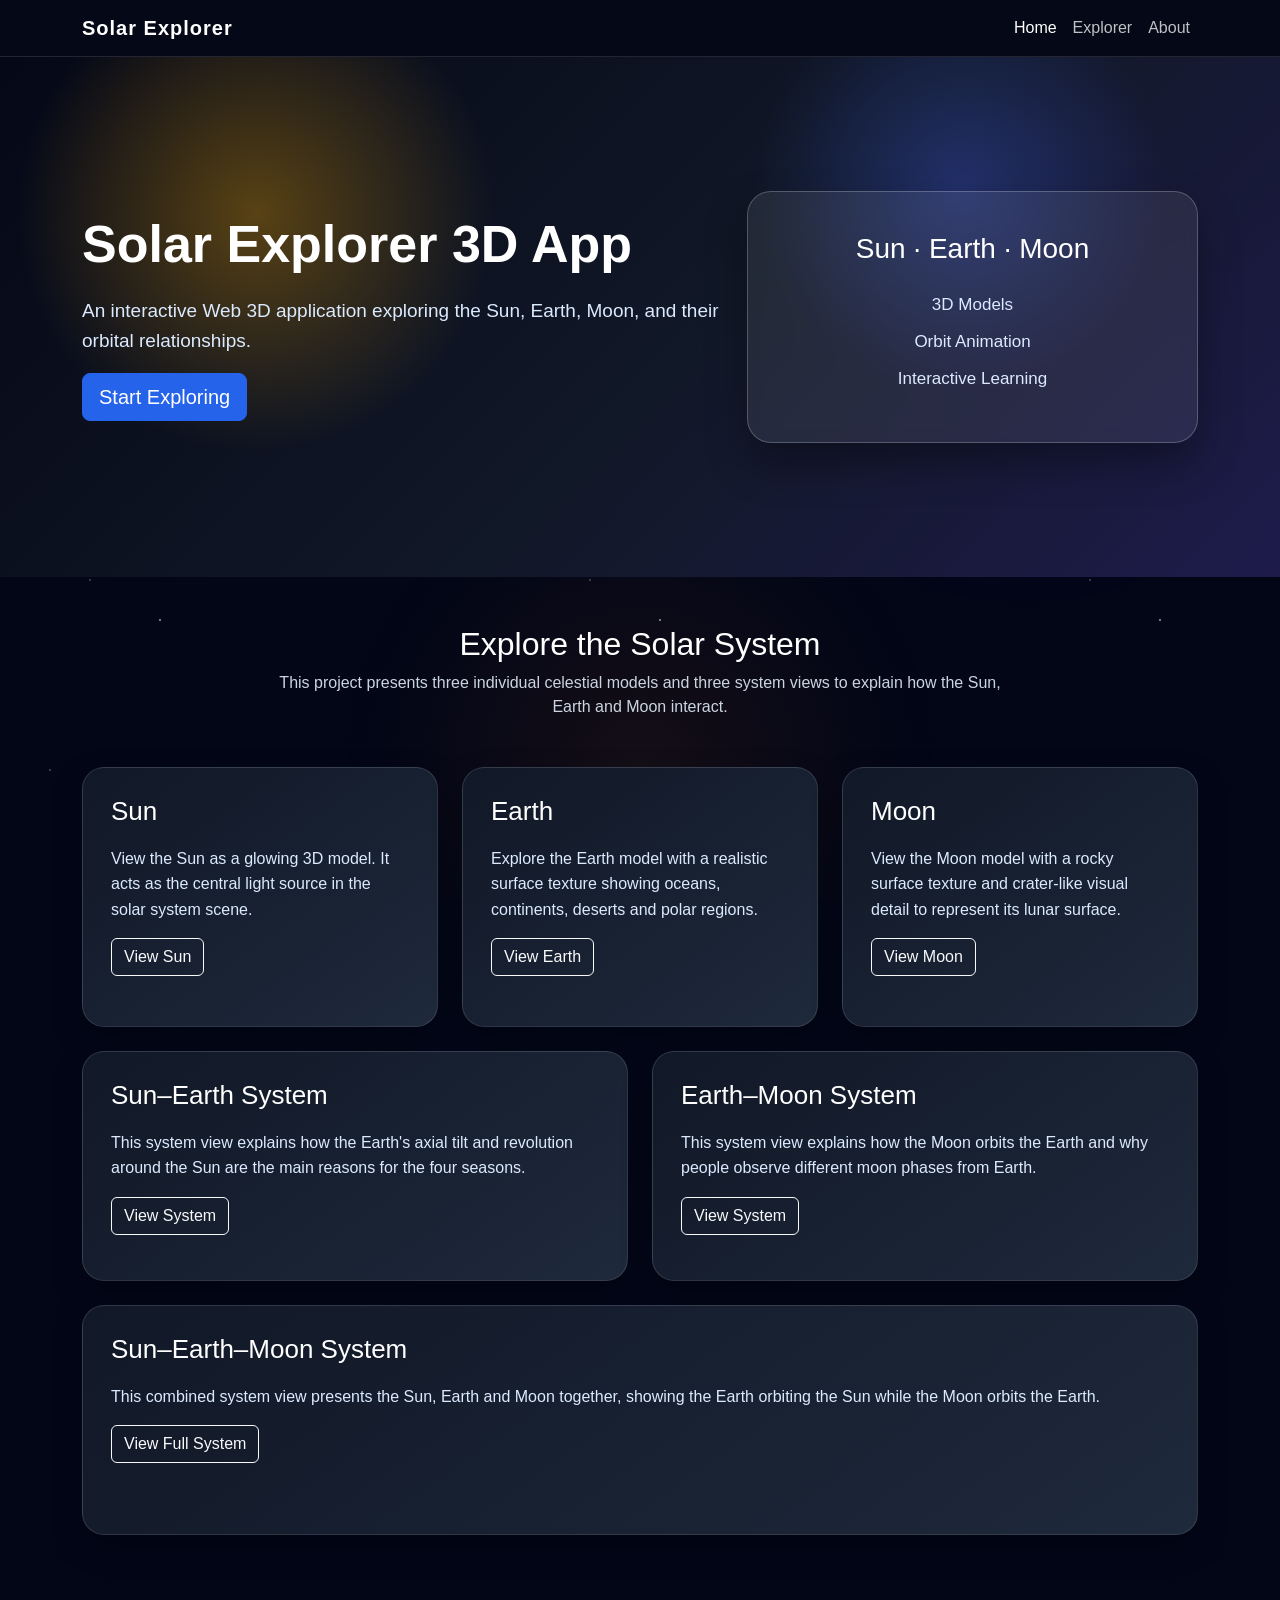
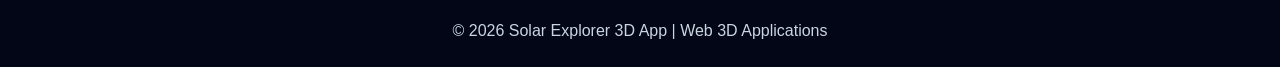
<file: solar_explorer_3d_app/index.html>
<!doctype html>
<html lang="en">
<head>
  <meta charset="utf-8">
  <meta name="viewport" content="width=device-width, initial-scale=1">
  <title>Solar Explorer 3D App</title>

  <link href="https://cdn.jsdelivr.net/npm/bootstrap@5.3.3/dist/css/bootstrap.min.css" rel="stylesheet">
  <link rel="stylesheet" href="css/style.css">
</head>

<body>

  <nav class="navbar navbar-expand-lg navbar-dark solar-navbar sticky-top">
    <div class="container">
      <a class="navbar-brand" href="index.html">Solar Explorer</a>

      <button class="navbar-toggler" type="button" data-bs-toggle="collapse" data-bs-target="#mainNavbar">
        <span class="navbar-toggler-icon"></span>
      </button>

      <div class="collapse navbar-collapse" id="mainNavbar">
        <ul class="navbar-nav ms-auto">
          <li class="nav-item">
            <a class="nav-link active" href="index.html">Home</a>
          </li>

          <li class="nav-item">
            <a class="nav-link" href="explorer.html?view=sun">Explorer</a>
          </li>

          <li class="nav-item">
            <a class="nav-link" href="about.html">About</a>
          </li>
        </ul>
      </div>
    </div>
  </nav>

  <header class="hero-section">
    <div class="container">
      <div class="row align-items-center">
        <div class="col-md-7">
          <h1>Solar Explorer 3D App</h1>
          <p>
            An interactive Web 3D application exploring the Sun, Earth, Moon,
            and their orbital relationships.
          </p>
          <a href="explorer.html?view=sun" class="btn btn-primary btn-lg">Start Exploring</a>
        </div>

        <div class="col-md-5">
          <div class="hero-card">
            <h2>Sun · Earth · Moon</h2>
            <p>3D Models</p>
            <p>Orbit Animation</p>
            <p>Interactive Learning</p>
          </div>
        </div>
      </div>
    </div>
  </header>

  <main class="container my-5">

    <div class="text-center mb-5">
      <h2>Explore the Solar System</h2>
      <p class="section-intro">
        This project presents three individual celestial models and three system views
        to explain how the Sun, Earth and Moon interact.
      </p>
    </div>

    <div class="row g-4">

      <div class="col-md-4">
        <div class="card feature-card">
          <div class="card-body">
            <h3>Sun</h3>
            <p>
              View the Sun as a glowing 3D model. It acts as the central light source
              in the solar system scene.
            </p>
            <a href="explorer.html?view=sun" class="btn btn-outline-light">View Sun</a>
          </div>
        </div>
      </div>

      <div class="col-md-4">
        <div class="card feature-card">
          <div class="card-body">
            <h3>Earth</h3>
            <p>
              Explore the Earth model with a realistic surface texture showing oceans,
              continents, deserts and polar regions.
            </p>
            <a href="explorer.html?view=earth" class="btn btn-outline-light">View Earth</a>
          </div>
        </div>
      </div>

      <div class="col-md-4">
        <div class="card feature-card">
          <div class="card-body">
            <h3>Moon</h3>
            <p>
              View the Moon model with a rocky surface texture and crater-like visual
              detail to represent its lunar surface.
            </p>
            <a href="explorer.html?view=moon" class="btn btn-outline-light">View Moon</a>
          </div>
        </div>
      </div>

      <div class="col-md-6">
        <div class="card feature-card large-card">
          <div class="card-body">
            <h3>Sun–Earth System</h3>
            <p>
              This system view explains how the Earth's axial tilt and revolution
              around the Sun are the main reasons for the four seasons.
            </p>
            <a href="explorer.html?view=sunEarth" class="btn btn-outline-light">View System</a>
          </div>
        </div>
      </div>

      <div class="col-md-6">
        <div class="card feature-card large-card">
          <div class="card-body">
            <h3>Earth–Moon System</h3>
            <p>
              This system view explains how the Moon orbits the Earth and why people
              observe different moon phases from Earth.
            </p>
            <a href="explorer.html?view=earthMoon" class="btn btn-outline-light">View System</a>
          </div>
        </div>
      </div>

      <div class="col-md-12">
        <div class="card feature-card large-card">
          <div class="card-body">
            <h3>Sun–Earth–Moon System</h3>
            <p>
              This combined system view presents the Sun, Earth and Moon together,
              showing the Earth orbiting the Sun while the Moon orbits the Earth.
            </p>
            <a href="explorer.html?view=fullSystem" class="btn btn-outline-light">View Full System</a>
          </div>
        </div>
      </div>

    </div>
  </main>

  <footer class="footer text-center">
    <p>© 2026 Solar Explorer 3D App | Web 3D Applications</p>
  </footer>

  <script src="https://cdn.jsdelivr.net/npm/bootstrap@5.3.3/dist/js/bootstrap.bundle.min.js"></script>

</body>
</html>
</file>
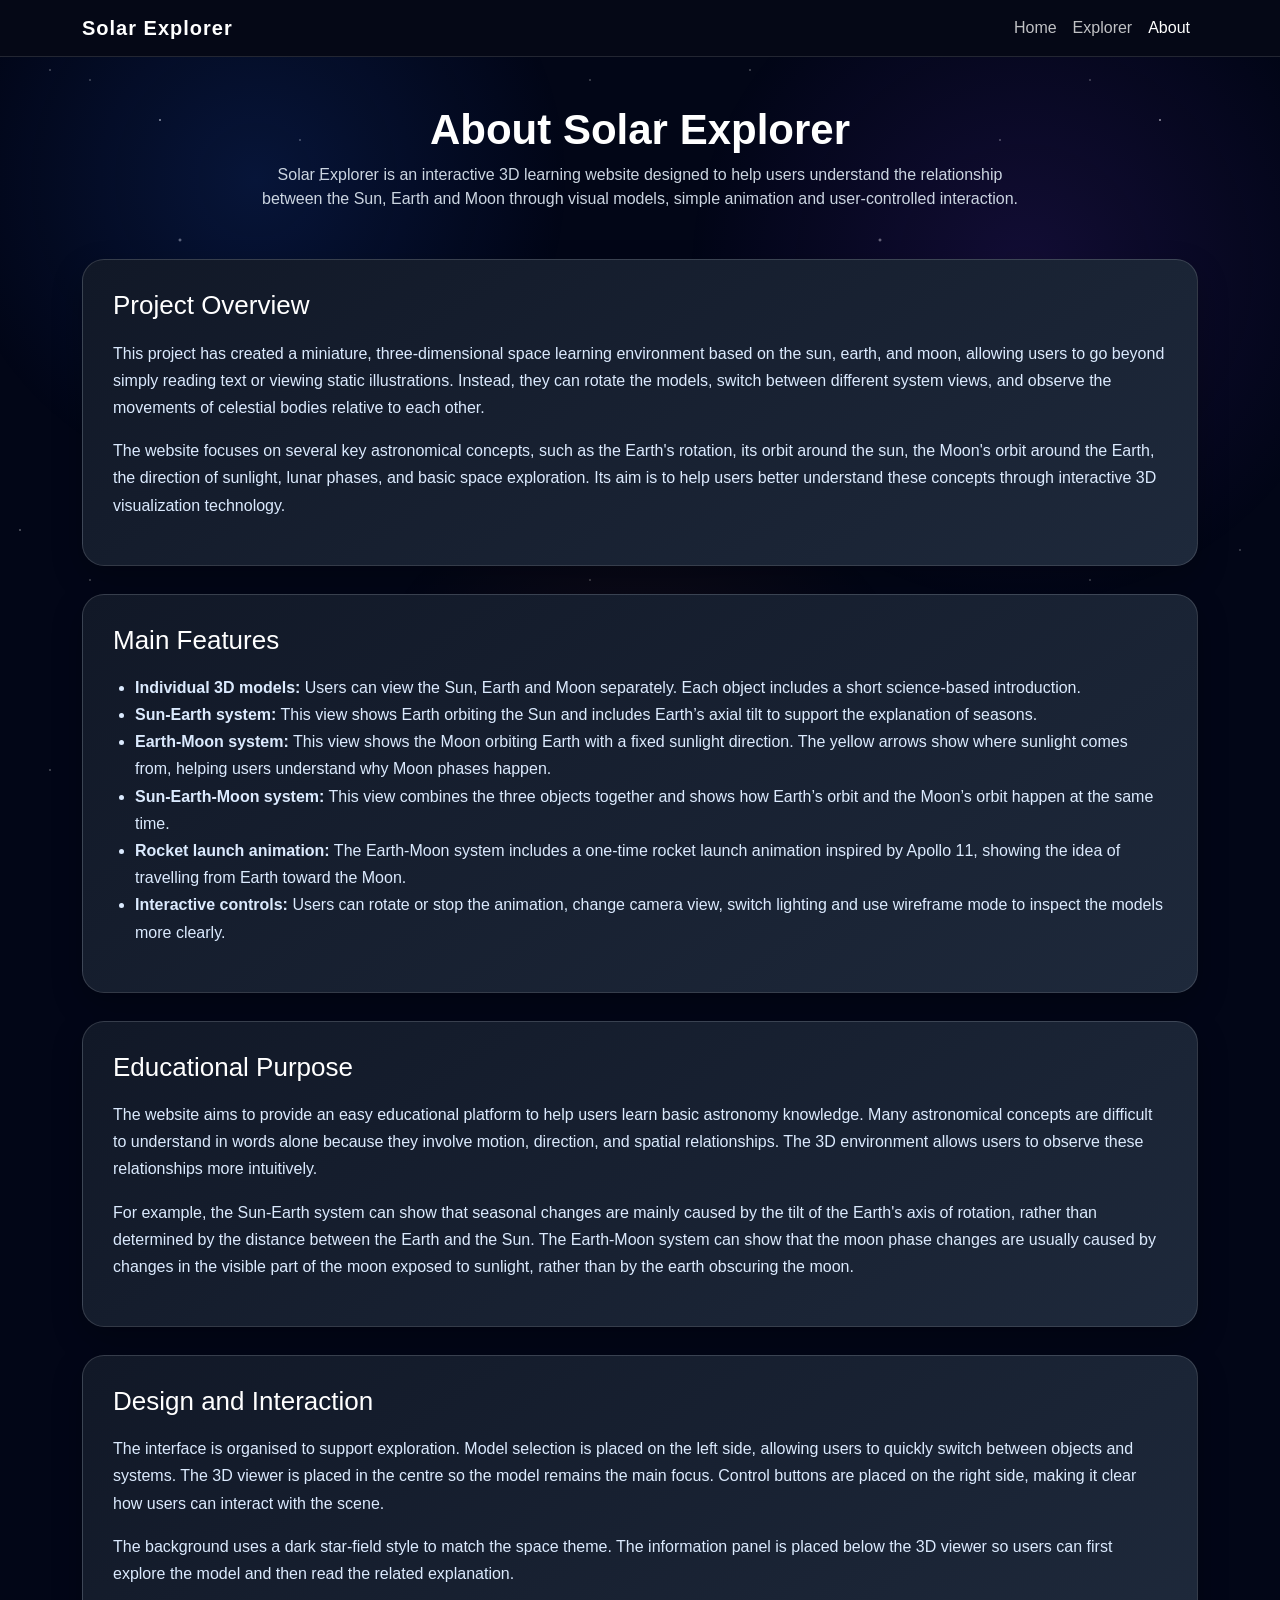
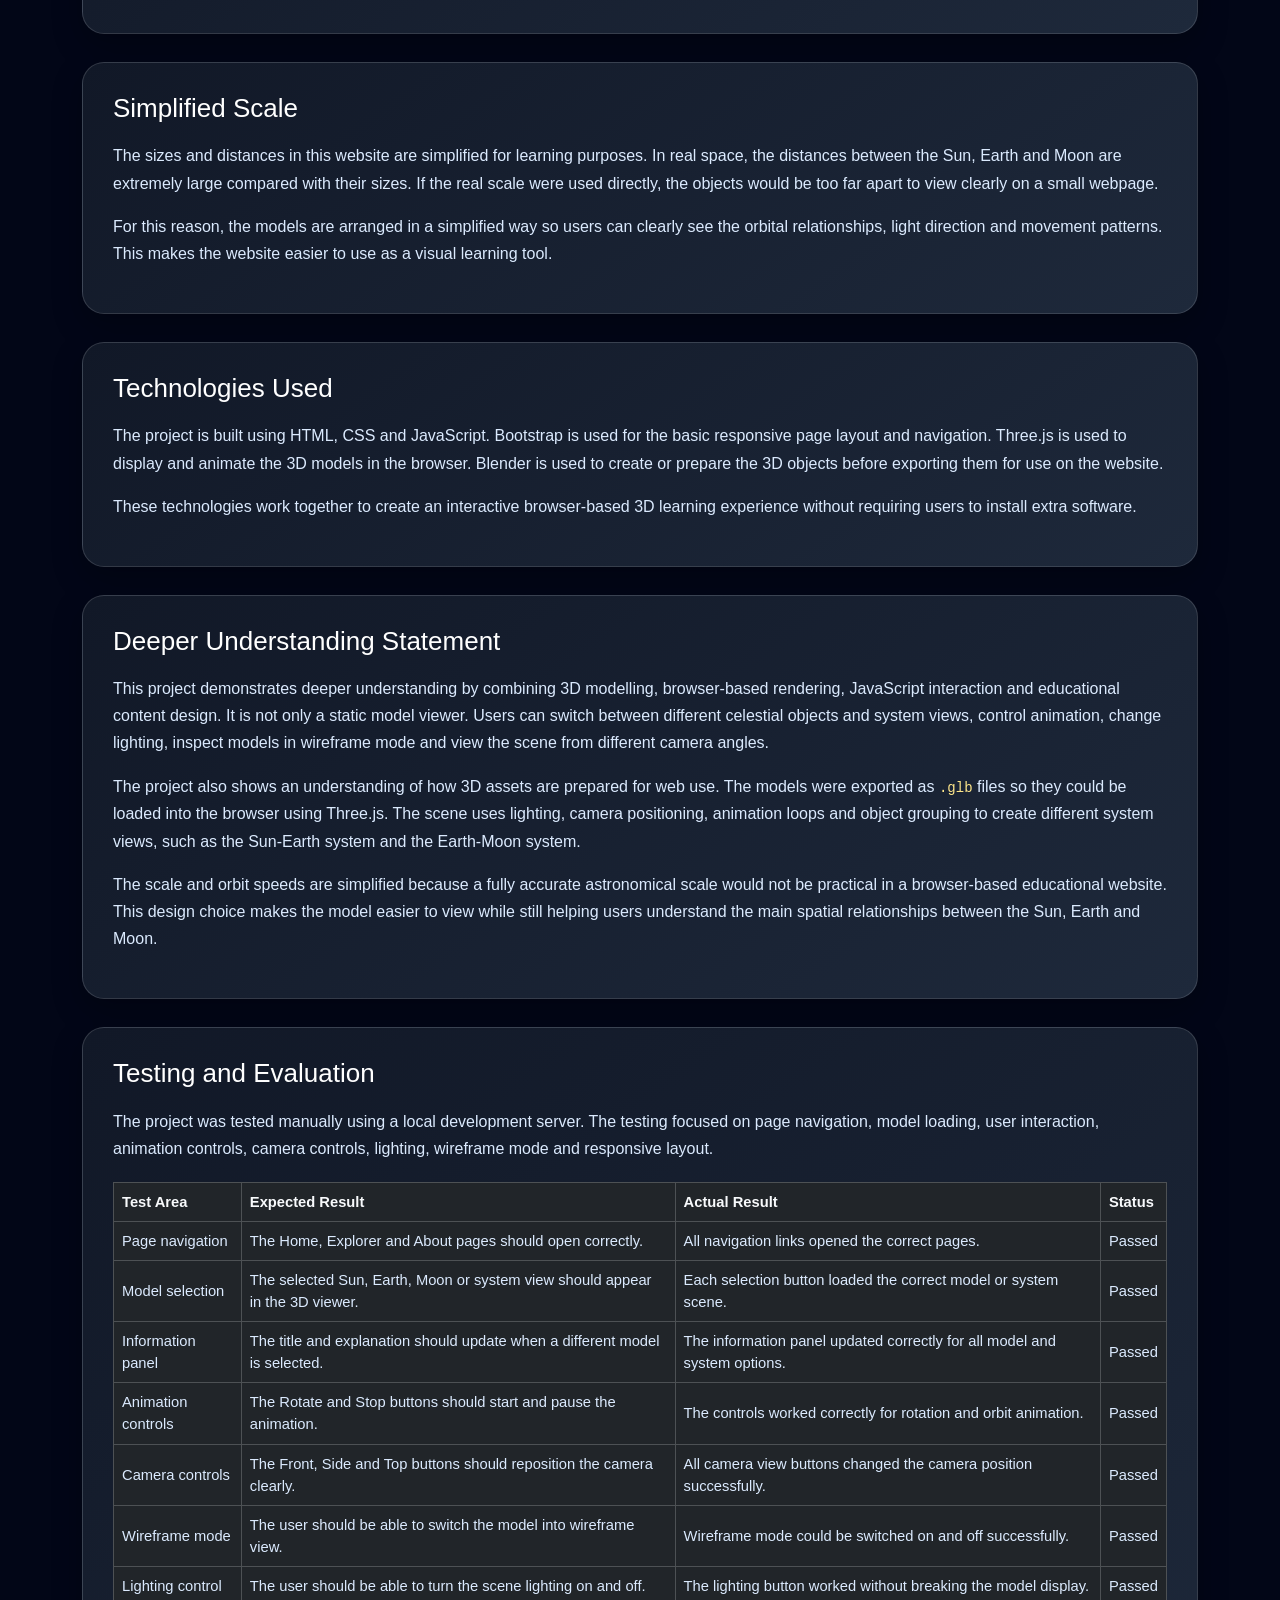
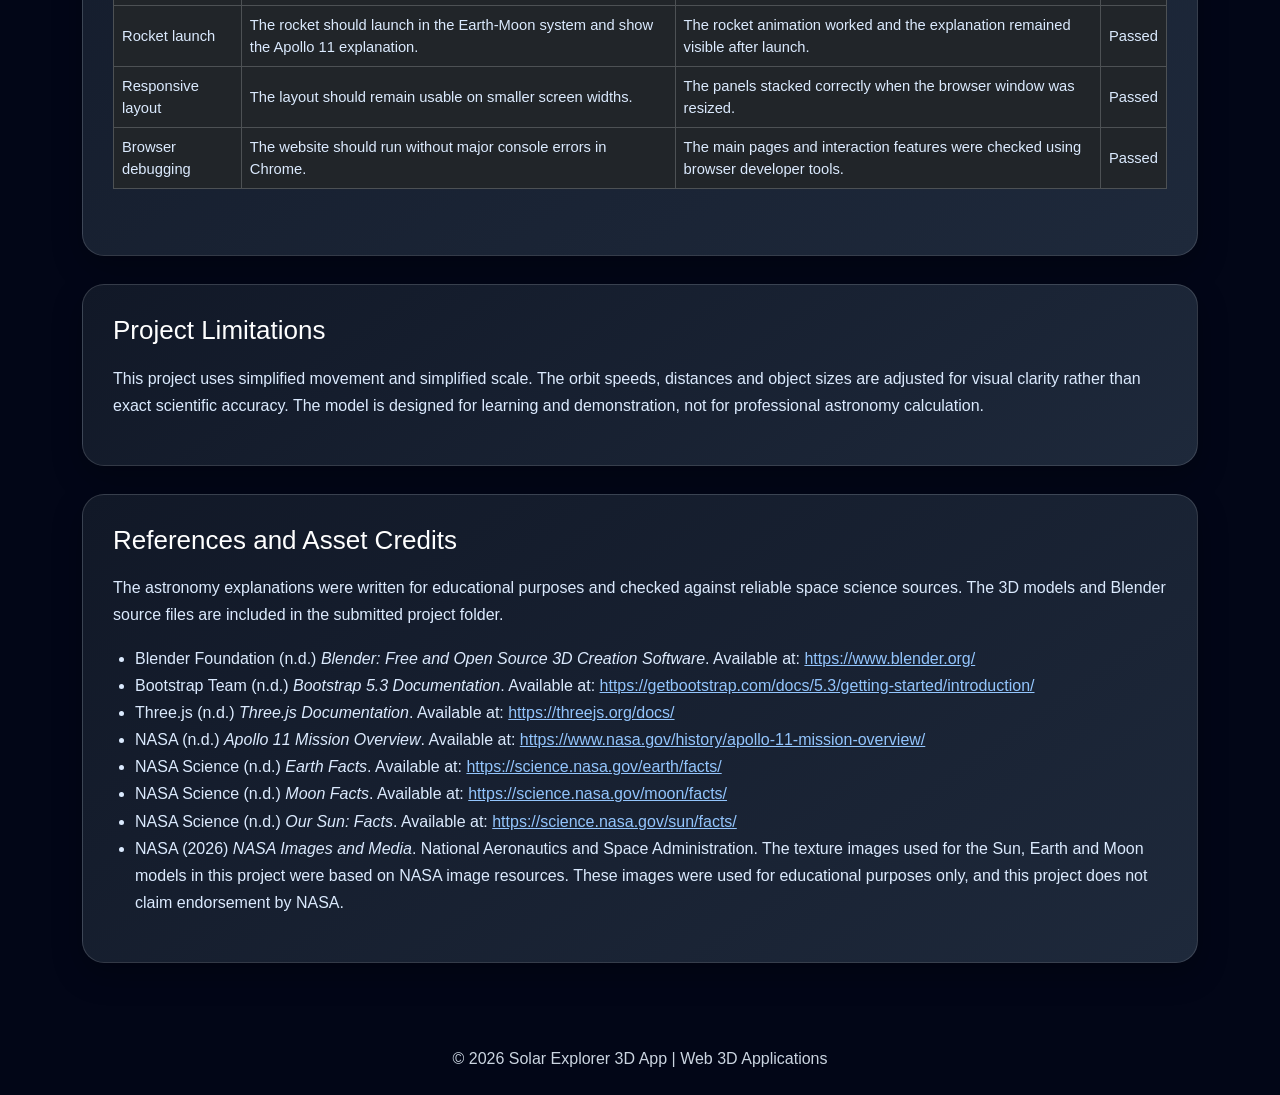
<file: solar_explorer_3d_app/about.html>
<!doctype html>
<html lang="en">
<head>
  <meta charset="utf-8">
  <meta name="viewport" content="width=device-width, initial-scale=1">
  <title>Solar Explorer - About</title>

  <link href="https://cdn.jsdelivr.net/npm/bootstrap@5.3.3/dist/css/bootstrap.min.css" rel="stylesheet">
  <link rel="stylesheet" href="css/style.css">
</head>

<body>

  <nav class="navbar navbar-expand-lg navbar-dark solar-navbar sticky-top">
    <div class="container">
      <a class="navbar-brand" href="index.html">Solar Explorer</a>

      <button class="navbar-toggler" type="button" data-bs-toggle="collapse" data-bs-target="#mainNavbar">
        <span class="navbar-toggler-icon"></span>
      </button>

      <div class="collapse navbar-collapse" id="mainNavbar">
        <ul class="navbar-nav ms-auto">
          <li class="nav-item">
            <a class="nav-link" href="index.html">Home</a>
          </li>

          <li class="nav-item">
            <a class="nav-link" href="explorer.html">Explorer</a>
          </li>

          <li class="nav-item">
            <a class="nav-link active" href="about.html">About</a>
          </li>
        </ul>
      </div>
    </div>
  </nav>

  <main class="container about-page my-5">

    <div class="text-center mb-5">
      <h1>About Solar Explorer</h1>

      <p class="section-intro">
        Solar Explorer is an interactive 3D learning website designed to help users understand
        the relationship between the Sun, Earth and Moon through visual models, simple animation
        and user-controlled interaction.
      </p>
    </div>

    <section class="about-section">
      <h2>Project Overview</h2>

      <p>
        This project has created a miniature, three-dimensional space learning environment based on the sun,
        earth, and moon, allowing users to go beyond simply reading text or viewing static illustrations.
        Instead, they can rotate the models, switch between different system views, and observe the movements
        of celestial bodies relative to each other.
      </p>

      <p>
        The website focuses on several key astronomical concepts, such as the Earth's rotation, its orbit
        around the sun, the Moon's orbit around the Earth, the direction of sunlight, lunar phases, and basic
        space exploration. Its aim is to help users better understand these concepts through interactive 3D
        visualization technology.
      </p>
    </section>

    <section class="about-section">
      <h2>Main Features</h2>

      <ul>
        <li>
          <strong>Individual 3D models:</strong> Users can view the Sun, Earth and Moon separately.
          Each object includes a short science-based introduction.
        </li>

        <li>
          <strong>Sun-Earth system:</strong> This view shows Earth orbiting the Sun and includes
          Earth’s axial tilt to support the explanation of seasons.
        </li>

        <li>
          <strong>Earth-Moon system:</strong> This view shows the Moon orbiting Earth with a fixed
          sunlight direction. The yellow arrows show where sunlight comes from, helping users understand
          why Moon phases happen.
        </li>

        <li>
          <strong>Sun-Earth-Moon system:</strong> This view combines the three objects together and
          shows how Earth’s orbit and the Moon’s orbit happen at the same time.
        </li>

        <li>
          <strong>Rocket launch animation:</strong> The Earth-Moon system includes a one-time rocket
          launch animation inspired by Apollo 11, showing the idea of travelling from Earth toward the Moon.
        </li>

        <li>
          <strong>Interactive controls:</strong> Users can rotate or stop the animation, change camera
          view, switch lighting and use wireframe mode to inspect the models more clearly.
        </li>
      </ul>
    </section>

    <section class="about-section">
      <h2>Educational Purpose</h2>

      <p>
        The website aims to provide an easy educational platform to help users learn basic astronomy knowledge.
        Many astronomical concepts are difficult to understand in words alone because they involve motion,
        direction, and spatial relationships. The 3D environment allows users to observe these relationships
        more intuitively.
      </p>

      <p>
        For example, the Sun-Earth system can show that seasonal changes are mainly caused by the tilt of the
        Earth's axis of rotation, rather than determined by the distance between the Earth and the Sun.
        The Earth-Moon system can show that the moon phase changes are usually caused by changes in the visible
        part of the moon exposed to sunlight, rather than by the earth obscuring the moon.
      </p>
    </section>

    <section class="about-section">
      <h2>Design and Interaction</h2>

      <p>
        The interface is organised to support exploration. Model selection is placed on the left side,
        allowing users to quickly switch between objects and systems. The 3D viewer is placed in the centre
        so the model remains the main focus. Control buttons are placed on the right side, making it clear
        how users can interact with the scene.
      </p>

      <p>
        The background uses a dark star-field style to match the space theme. The information panel is placed
        below the 3D viewer so users can first explore the model and then read the related explanation.
      </p>
    </section>

    <section class="about-section">
      <h2>Simplified Scale</h2>

      <p>
        The sizes and distances in this website are simplified for learning purposes. In real space, the
        distances between the Sun, Earth and Moon are extremely large compared with their sizes. If the real
        scale were used directly, the objects would be too far apart to view clearly on a small webpage.
      </p>

      <p>
        For this reason, the models are arranged in a simplified way so users can clearly see the orbital
        relationships, light direction and movement patterns. This makes the website easier to use as a
        visual learning tool.
      </p>
    </section>

    <section class="about-section">
      <h2>Technologies Used</h2>

      <p>
        The project is built using HTML, CSS and JavaScript. Bootstrap is used for the basic responsive page
        layout and navigation. Three.js is used to display and animate the 3D models in the browser. Blender
        is used to create or prepare the 3D objects before exporting them for use on the website.
      </p>

      <p>
        These technologies work together to create an interactive browser-based 3D learning experience without
        requiring users to install extra software.
      </p>
    </section>

    <section class="about-section">
      <h2>Deeper Understanding Statement</h2>

      <p>
        This project demonstrates deeper understanding by combining 3D modelling, browser-based rendering,
        JavaScript interaction and educational content design. It is not only a static model viewer. Users can
        switch between different celestial objects and system views, control animation, change lighting, inspect
        models in wireframe mode and view the scene from different camera angles.
      </p>

      <p>
        The project also shows an understanding of how 3D assets are prepared for web use.
        The models were exported as <code>.glb</code> files so they could be loaded into the browser using
        Three.js. The scene uses lighting, camera positioning, animation loops and object grouping to create
        different system views, such as the Sun-Earth system and the Earth-Moon system.
      </p>

      <p>
        The scale and orbit speeds are simplified because a fully accurate astronomical scale would not be practical
        in a browser-based educational website. This design choice makes the model easier to view while still helping
        users understand the main spatial relationships between the Sun, Earth and Moon.
      </p>
    </section>

    <section class="about-section">
      <h2>Testing and Evaluation</h2>

      <p>
        The project was tested manually using a local development server. The testing focused on page navigation,
        model loading, user interaction, animation controls, camera controls, lighting, wireframe mode and
        responsive layout.
      </p>

      <div class="table-responsive testing-table">
        <table class="table table-dark table-bordered align-middle">
          <thead>
            <tr>
              <th>Test Area</th>
              <th>Expected Result</th>
              <th>Actual Result</th>
              <th>Status</th>
            </tr>
          </thead>

          <tbody>
            <tr>
              <td>Page navigation</td>
              <td>The Home, Explorer and About pages should open correctly.</td>
              <td>All navigation links opened the correct pages.</td>
              <td>Passed</td>
            </tr>

            <tr>
              <td>Model selection</td>
              <td>The selected Sun, Earth, Moon or system view should appear in the 3D viewer.</td>
              <td>Each selection button loaded the correct model or system scene.</td>
              <td>Passed</td>
            </tr>

            <tr>
              <td>Information panel</td>
              <td>The title and explanation should update when a different model is selected.</td>
              <td>The information panel updated correctly for all model and system options.</td>
              <td>Passed</td>
            </tr>

            <tr>
              <td>Animation controls</td>
              <td>The Rotate and Stop buttons should start and pause the animation.</td>
              <td>The controls worked correctly for rotation and orbit animation.</td>
              <td>Passed</td>
            </tr>

            <tr>
              <td>Camera controls</td>
              <td>The Front, Side and Top buttons should reposition the camera clearly.</td>
              <td>All camera view buttons changed the camera position successfully.</td>
              <td>Passed</td>
            </tr>

            <tr>
              <td>Wireframe mode</td>
              <td>The user should be able to switch the model into wireframe view.</td>
              <td>Wireframe mode could be switched on and off successfully.</td>
              <td>Passed</td>
            </tr>

            <tr>
              <td>Lighting control</td>
              <td>The user should be able to turn the scene lighting on and off.</td>
              <td>The lighting button worked without breaking the model display.</td>
              <td>Passed</td>
            </tr>

            <tr>
              <td>Rocket launch</td>
              <td>The rocket should launch in the Earth-Moon system and show the Apollo 11 explanation.</td>
              <td>The rocket animation worked and the explanation remained visible after launch.</td>
              <td>Passed</td>
            </tr>

            <tr>
              <td>Responsive layout</td>
              <td>The layout should remain usable on smaller screen widths.</td>
              <td>The panels stacked correctly when the browser window was resized.</td>
              <td>Passed</td>
            </tr>

            <tr>
              <td>Browser debugging</td>
              <td>The website should run without major console errors in Chrome.</td>
              <td>The main pages and interaction features were checked using browser developer tools.</td>
              <td>Passed</td>
            </tr>
          </tbody>
        </table>
      </div>
    </section>

    <section class="about-section">
      <h2>Project Limitations</h2>

      <p>
        This project uses simplified movement and simplified scale. The orbit speeds, distances and object sizes
        are adjusted for visual clarity rather than exact scientific accuracy. The model is designed for learning
        and demonstration, not for professional astronomy calculation.
      </p>
    </section>

    <section class="about-section">
      <h2>References and Asset Credits</h2>

      <p>
        The astronomy explanations were written for educational purposes and checked against reliable space science
        sources. The 3D models and Blender source files are included in the submitted project folder.
      </p>

      <ul>
        <li>
          Blender Foundation (n.d.) <em>Blender: Free and Open Source 3D Creation Software</em>.
          Available at:
          <a href="https://www.blender.org/" target="_blank" rel="noopener">https://www.blender.org/</a>
        </li>

        <li>
          Bootstrap Team (n.d.) <em>Bootstrap 5.3 Documentation</em>.
          Available at:
          <a href="https://getbootstrap.com/docs/5.3/getting-started/introduction/" target="_blank" rel="noopener">https://getbootstrap.com/docs/5.3/getting-started/introduction/</a>
        </li>

        <li>
          Three.js (n.d.) <em>Three.js Documentation</em>.
          Available at:
          <a href="https://threejs.org/docs/" target="_blank" rel="noopener">https://threejs.org/docs/</a>
        </li>

        <li>
          NASA (n.d.) <em>Apollo 11 Mission Overview</em>.
          Available at:
          <a href="https://www.nasa.gov/history/apollo-11-mission-overview/" target="_blank" rel="noopener">https://www.nasa.gov/history/apollo-11-mission-overview/</a>
        </li>

        <li>
          NASA Science (n.d.) <em>Earth Facts</em>.
          Available at:
          <a href="https://science.nasa.gov/earth/facts/" target="_blank" rel="noopener">https://science.nasa.gov/earth/facts/</a>
        </li>

        <li>
          NASA Science (n.d.) <em>Moon Facts</em>.
          Available at:
          <a href="https://science.nasa.gov/moon/facts/" target="_blank" rel="noopener">https://science.nasa.gov/moon/facts/</a>
        </li>

        <li>
          NASA Science (n.d.) <em>Our Sun: Facts</em>.
          Available at:
          <a href="https://science.nasa.gov/sun/facts/" target="_blank" rel="noopener">https://science.nasa.gov/sun/facts/</a>
        </li>

        <li>
          NASA (2026) <em>NASA Images and Media</em>. National Aeronautics and Space Administration. 
          The texture images used for the Sun, Earth and Moon models in this project were based on NASA image resources. 
          These images were used for educational purposes only, and this project does not claim endorsement by NASA.
       </li>
      </ul>
    </section>

  </main>

  <footer class="footer text-center">
    <p>© 2026 Solar Explorer 3D App | Web 3D Applications</p>
  </footer>

  <script src="https://cdn.jsdelivr.net/npm/bootstrap@5.3.3/dist/js/bootstrap.bundle.min.js"></script>
</body>
</html>
</file>
<file: solar_explorer_3d_app/css/style.css>
body {
  margin: 0;
  min-height: 100vh;
  background-color: #020617 !important;
  background-image:
    radial-gradient(1px 1px at 20px 30px, rgba(255, 255, 255, 0.9), transparent),
    radial-gradient(1px 1px at 90px 80px, rgba(255, 255, 255, 0.7), transparent),
    radial-gradient(1.5px 1.5px at 160px 120px, rgba(255, 255, 255, 0.85), transparent),
    radial-gradient(1px 1px at 240px 50px, rgba(255, 255, 255, 0.65), transparent),
    radial-gradient(1.5px 1.5px at 320px 180px, rgba(255, 255, 255, 0.8), transparent);
  background-size: 500px 500px;
  background-attachment: fixed;
  color: #ffffff !important;
  font-family: Arial, Helvetica, sans-serif;
  overflow-x: hidden;
  position: relative;
}

body::before {
  content: "";
  position: fixed;
  inset: 0;
  pointer-events: none;
  z-index: -2;
  background-image:
    radial-gradient(1px 1px at 50px 70px, rgba(255, 255, 255, 0.75), transparent),
    radial-gradient(2px 2px at 180px 240px, rgba(255, 255, 255, 0.6), transparent),
    radial-gradient(1px 1px at 300px 140px, rgba(255, 255, 255, 0.85), transparent),
    radial-gradient(1.5px 1.5px at 460px 260px, rgba(255, 255, 255, 0.7), transparent);
  background-size: 700px 700px;
  animation: starsMove 80s linear infinite;
}

body::after {
  content: "";
  position: fixed;
  inset: 0;
  pointer-events: none;
  z-index: -1;
  background:
    radial-gradient(circle at 20% 20%, rgba(37, 99, 235, 0.16), transparent 25%),
    radial-gradient(circle at 80% 30%, rgba(124, 58, 237, 0.14), transparent 28%),
    radial-gradient(circle at 50% 85%, rgba(249, 115, 22, 0.08), transparent 30%);
}

@keyframes starsMove {
  from {
    background-position: 0 0;
  }

  to {
    background-position: 700px 700px;
  }
}

.navbar,
main,
footer,
.hero-section,
.explorer-page,
.about-page,
.explorer-layout,
.side-panel,
.viewer-panel,
.model-info-section,
.about-section,
.feature-card,
.hero-card {
  position: relative;
  z-index: 1;
}

.solar-navbar {
  background-color: #050816 !important;
  border-bottom: 1px solid rgba(255, 255, 255, 0.12);
  z-index: 9999;
}

.navbar-brand {
  font-weight: bold;
  letter-spacing: 1px;
  color: #ffffff !important;
}

.navbar-nav .nav-link {
  color: rgba(255, 255, 255, 0.75) !important;
}

.navbar-nav .nav-link:hover,
.navbar-nav .nav-link.active {
  color: #ffffff !important;
}

.hero-section {
  min-height: 520px;
  background:
    radial-gradient(circle at 20% 30%, rgba(255, 174, 0, 0.32), transparent 22%),
    radial-gradient(circle at 75% 25%, rgba(67, 97, 238, 0.32), transparent 20%),
    linear-gradient(135deg, #050816, #111827 55%, #1e1b4b);
  display: flex;
  align-items: center;
  padding: 80px 0;
}

.hero-section h1 {
  font-size: 52px;
  font-weight: bold;
  margin-bottom: 20px;
  color: #ffffff;
}

.hero-section p {
  font-size: 19px;
  line-height: 1.6;
  max-width: 650px;
  color: #dbeafe;
}

.hero-card {
  background-color: rgba(255, 255, 255, 0.08);
  border: 1px solid rgba(255, 255, 255, 0.22);
  border-radius: 24px;
  padding: 40px;
  text-align: center;
  backdrop-filter: blur(8px);
  box-shadow: 0 20px 40px rgba(0, 0, 0, 0.35);
}

.hero-card h2 {
  font-size: 28px;
  margin-bottom: 25px;
  color: #ffffff;
}

.hero-card p {
  margin: 10px 0;
  font-size: 17px;
  color: #dbeafe;
}

.section-intro {
  color: #cbd5e1 !important;
  max-width: 760px;
  margin: 0 auto;
}

.feature-card {
  background: linear-gradient(145deg, #111827, #1e293b);
  color: #ffffff;
  min-height: 260px;
  border: 1px solid rgba(255, 255, 255, 0.12);
  border-radius: 22px;
  box-shadow: 0 12px 30px rgba(0, 0, 0, 0.25);
}

.feature-card .card-body {
  padding: 28px;
}

.feature-card h3 {
  font-size: 26px;
  margin-bottom: 18px;
  color: #ffffff;
}

.feature-card p {
  color: #dbeafe;
  line-height: 1.6;
}

.large-card {
  min-height: 230px;
}

.btn-primary {
  background-color: #2563eb;
  border-color: #2563eb;
}

.btn-primary:hover {
  background-color: #1d4ed8;
  border-color: #1d4ed8;
}

.footer {
  background-color: #020617;
  color: #cbd5e1;
  padding: 24px;
  margin-top: 60px;
}

.footer p {
  margin: 0;
}

.explorer-page {
  color: #ffffff !important;
}

.explorer-page h1 {
  font-size: 42px;
  font-weight: bold;
  color: #ffffff !important;
}

.explorer-page h2,
.explorer-page h3 {
  color: #ffffff !important;
}

.explorer-layout {
  display: grid;
  grid-template-columns: 230px minmax(0, 1fr) 230px;
  gap: 24px;
  align-items: stretch;
  margin-top: 32px;
}

.side-panel {
  background: linear-gradient(145deg, #111827, #1e293b);
  border: 1px solid rgba(255, 255, 255, 0.14);
  border-radius: 22px;
  padding: 24px;
  color: #ffffff;
  box-shadow: 0 12px 30px rgba(0, 0, 0, 0.25);
}

.side-panel h2 {
  font-size: 22px;
  margin-bottom: 18px;
  color: #ffffff;
}

.viewer-panel {
  background: linear-gradient(145deg, #020617, #111827);
  border: 1px solid rgba(255, 255, 255, 0.16);
  border-radius: 24px;
  padding: 18px;
  min-height: 580px;
  box-shadow: 0 15px 40px rgba(0, 0, 0, 0.35);
}

#three-container {
  position: relative;
  width: 100%;
  min-height: 540px;
  height: 540px;
  border-radius: 18px;
  background:
    radial-gradient(circle at center, rgba(255, 174, 0, 0.18), transparent 18%),
    radial-gradient(circle at 70% 40%, rgba(59, 130, 246, 0.16), transparent 12%),
    linear-gradient(135deg, #020617, #0f172a 60%, #1e1b4b);
  overflow: hidden;
  display: flex;
  align-items: center;
  justify-content: center;
}

.viewer-placeholder-text {
  position: absolute;
  bottom: 25px;
  color: #cbd5e1;
  font-size: 16px;
}

.placeholder-orbit {
  position: relative;
  width: 280px;
  height: 280px;
  border: 1px dashed rgba(255, 255, 255, 0.25);
  border-radius: 50%;
}

.sun-dot {
  position: absolute;
  width: 70px;
  height: 70px;
  background: radial-gradient(circle, #fde68a, #f97316);
  border-radius: 50%;
  top: 105px;
  left: 105px;
  box-shadow: 0 0 45px rgba(249, 115, 22, 0.9);
}

.earth-dot {
  position: absolute;
  width: 34px;
  height: 34px;
  background: radial-gradient(circle, #93c5fd, #2563eb);
  border-radius: 50%;
  top: 35px;
  right: 35px;
}

.moon-dot {
  position: absolute;
  width: 16px;
  height: 16px;
  background: #d1d5db;
  border-radius: 50%;
  top: 20px;
  right: 18px;
}

.button-group {
  display: flex;
  flex-wrap: wrap;
  gap: 12px;
}

.vertical-buttons {
  display: flex;
  flex-direction: column;
  gap: 12px;
}

.control-btn {
  width: auto;
  border: 1px solid rgba(148, 163, 184, 0.45);
  background: rgba(30, 41, 59, 0.92);
  color: #ffffff;
  border-radius: 14px;
  padding: 11px 14px;
  font-size: 15px;
  cursor: pointer;
  transition: 0.2s ease;
}

.vertical-buttons .control-btn {
  width: 100%;
  text-align: left;
}

.right-panel .control-btn {
  text-align: center;
}

.control-btn:hover {
  background: rgba(37, 99, 235, 0.75);
  border-color: #60a5fa;
  color: #ffffff;
}

.control-btn.active {
  background: linear-gradient(135deg, #2563eb, #7c3aed);
  border-color: #93c5fd;
  color: #ffffff;
}

.model-info-section {
  background: linear-gradient(145deg, #111827, #1e293b);
  border: 1px solid rgba(255, 255, 255, 0.14);
  border-radius: 22px;
  padding: 30px;
  color: #ffffff;
  box-shadow: 0 12px 30px rgba(0, 0, 0, 0.25);
}

.model-info-section h2 {
  font-size: 28px;
  margin-bottom: 16px;
  color: #ffffff;
}

.model-info-section h3 {
  font-size: 21px;
  margin-top: 20px;
  margin-bottom: 12px;
  color: #ffffff;
}

.model-info-section p {
  color: #dbeafe;
  line-height: 1.7;
  font-size: 16px;
}

.model-info-section hr {
  border-color: rgba(255, 255, 255, 0.18);
  margin: 24px 0;
}

.about-page h1 {
  font-size: 42px;
  font-weight: bold;
  color: #ffffff;
}

.about-section {
  background: linear-gradient(145deg, #111827, #1e293b);
  border: 1px solid rgba(255, 255, 255, 0.14);
  border-radius: 22px;
  padding: 30px;
  margin-bottom: 28px;
  color: #ffffff;
  box-shadow: 0 12px 30px rgba(0, 0, 0, 0.25);
}

.about-section h2 {
  font-size: 26px;
  margin-bottom: 18px;
  color: #ffffff;
}

.about-section p,
.about-section li {
  color: #dbeafe;
  line-height: 1.7;
  font-size: 16px;
}

.about-section ul {
  padding-left: 22px;
}

.about-section a {
  color: #93c5fd;
  word-break: break-word;
}

.about-section a:hover {
  color: #bfdbfe;
}

.about-section code {
  color: #fde68a;
}

.testing-table {
  margin-top: 20px;
  margin-bottom: 20px;
}

.testing-table table {
  font-size: 0.92rem;
}

.testing-table th {
  color: #f8fafc;
}

.testing-table td {
  color: #dbeafe;
  vertical-align: middle;
}

.explorer-page::before,
.about-page::before {
  content: "";
  position: fixed;
  top: 12%;
  left: -120px;
  width: 120px;
  height: 2px;
  pointer-events: none;
  z-index: 0;
  background: linear-gradient(90deg, transparent, rgba(255, 255, 255, 0.9), transparent);
  opacity: 0;
  transform: rotate(-18deg);
  animation: shootingStar 8s ease-in-out infinite;
}

@keyframes shootingStar {
  0% {
    transform: translateX(0) translateY(0) rotate(-18deg);
    opacity: 0;
  }

  8% {
    opacity: 1;
  }

  18% {
    transform: translateX(120vw) translateY(260px) rotate(-18deg);
    opacity: 0;
  }

  100% {
    opacity: 0;
  }
}

@media (max-width: 1200px) {
  .explorer-layout {
    grid-template-columns: 200px minmax(0, 1fr) 200px;
    gap: 18px;
  }

  .side-panel {
    padding: 20px;
  }
}

@media (max-width: 992px) {
  .explorer-layout {
    grid-template-columns: 1fr;
  }

  .left-panel {
    order: 1;
  }

  .viewer-panel {
    order: 2;
  }

  .right-panel {
    order: 3;
  }

  #three-container {
    height: 460px;
    min-height: 460px;
  }

  .vertical-buttons .control-btn {
    text-align: center;
  }
}

@media (max-width: 768px) {
  .hero-section {
    padding: 55px 0;
  }

  .hero-section h1 {
    font-size: 36px;
  }

  .hero-section p {
    font-size: 16px;
  }

  .hero-card {
    margin-top: 35px;
  }

  .explorer-page h1,
  .about-page h1 {
    font-size: 34px;
  }

  .viewer-panel {
    min-height: 380px;
  }

  #three-container {
    height: 340px;
    min-height: 340px;
  }

  .placeholder-orbit {
    width: 220px;
    height: 220px;
  }

  .sun-dot {
    width: 55px;
    height: 55px;
    top: 82px;
    left: 82px;
  }

  .model-info-section,
  .about-section {
    padding: 24px;
  }
}
</file>
